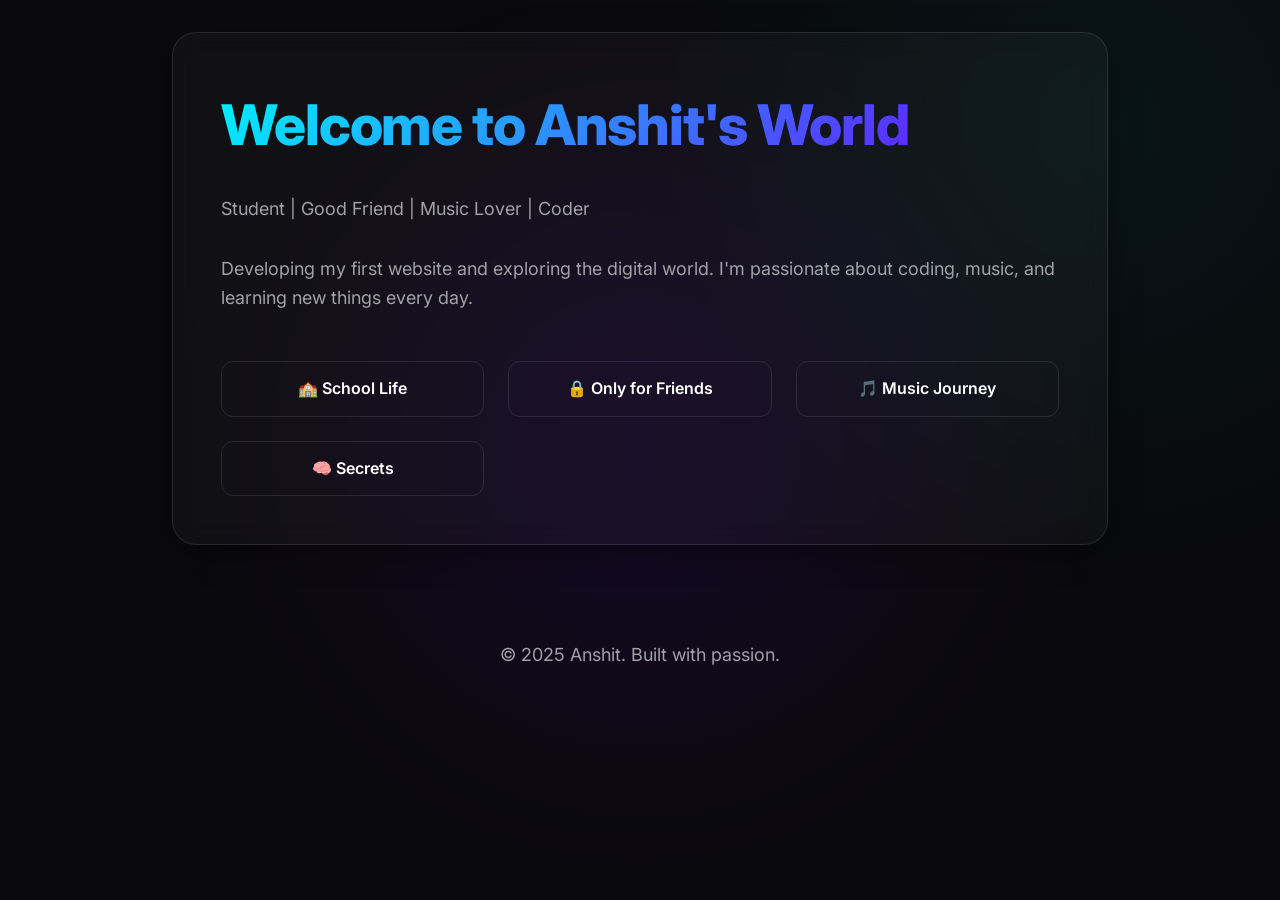
<file: index.html>
<!DOCTYPE html>
<html lang="en">
<head>
    <meta charset="UTF-8">
    <meta name="viewport" content="width=device-width, initial-scale=1.0">
    <title>Anshit's Portfolio | Student & Developer</title>
    <link rel="stylesheet" href="index.css">
</head>
<body>

    <main class="container">
        <div class="glass-card animate-fade-in">
            <header>
                <h1>Welcome to Anshit's World</h1>
                <p class="subtitle">Student | Good Friend | Music Lover | Coder</p>
            </header>

            <section class="bio">
                <p>Developing my first website and exploring the digital world. I'm passionate about coding, music, and learning new things every day.</p>
            </section>

            <div class="grid">
                <a class="btn btn-secondary" href="school.html">🏫 School Life</a>
                <a class="btn btn-secondary" href="gaming.html">🔒 Only for Friends</a>
                <a class="btn btn-secondary" href="music.html">🎵 Music Journey</a>
                <a class="btn btn-secondary" href="secrets.html">🧠 Secrets</a>
            </div>
        </div>
    </main>

    <footer>
        <p>&copy; 2025 Anshit. Built with passion.</p>
    </footer>

</body>
</html>
</file>
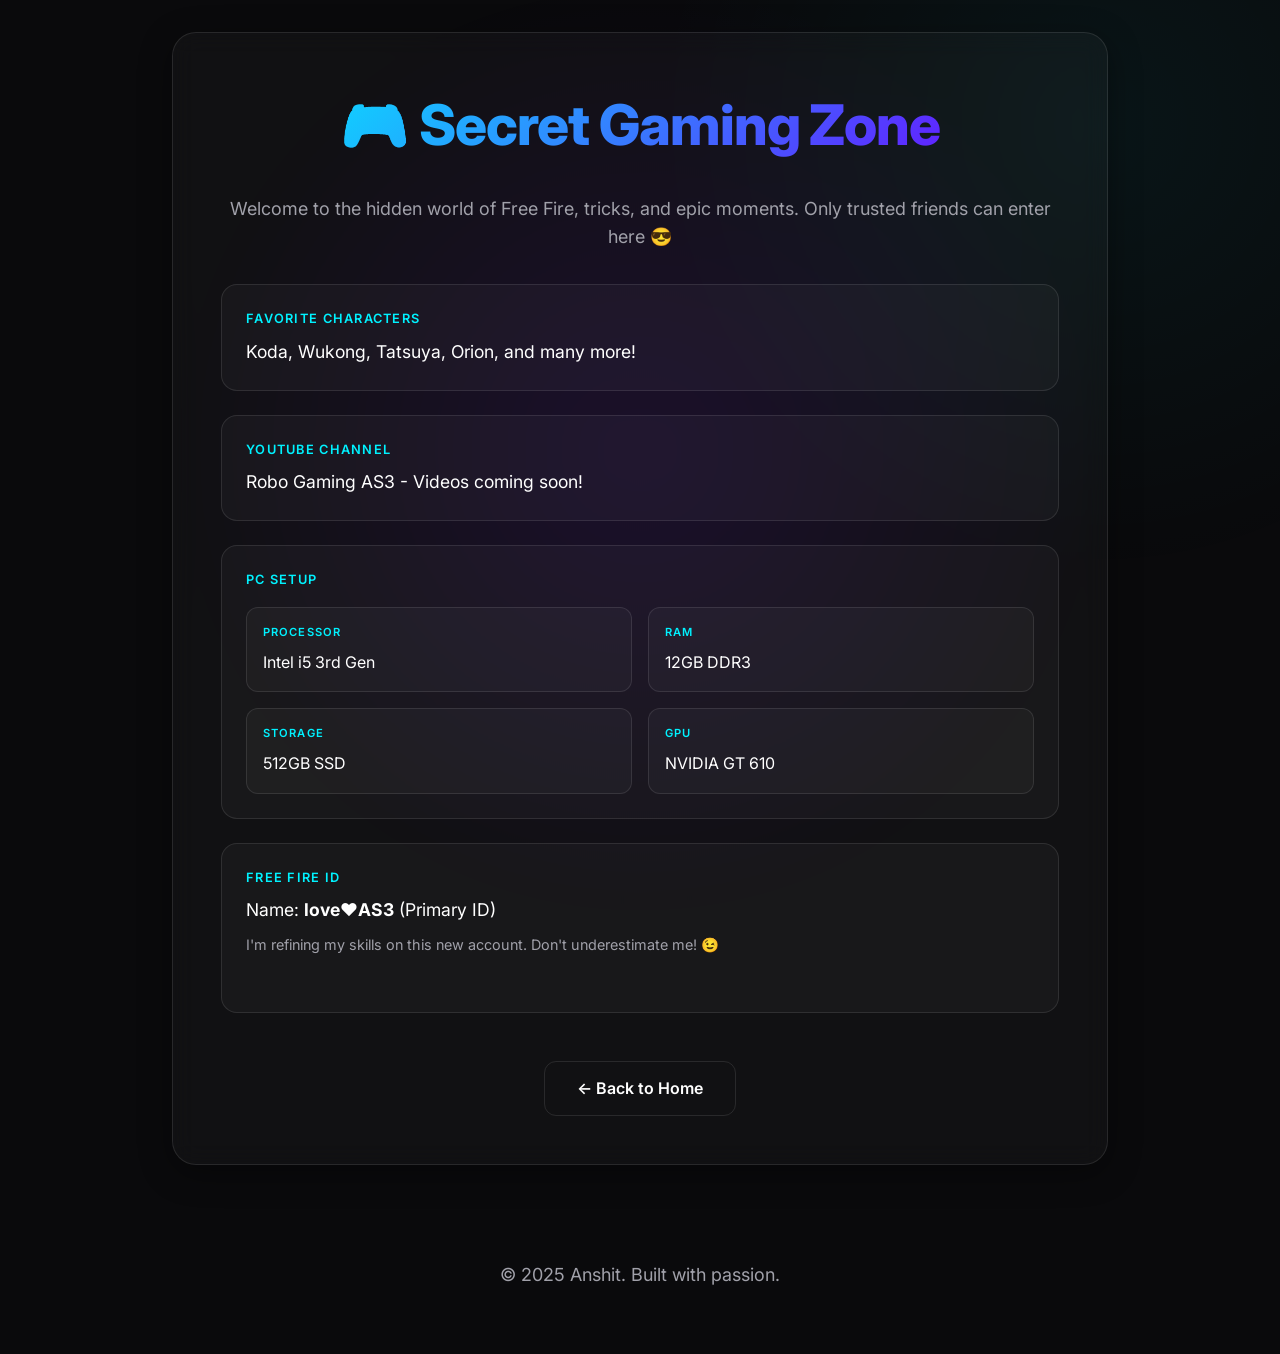
<file: freefire.html>
<!DOCTYPE html>
<html lang="en">

<head>
  <meta charset="UTF-8">
  <meta name="viewport" content="width=device-width, initial-scale=1.0">
  <title>Free Fire Zone | Anshit</title>
  <link rel="stylesheet" href="index.css">
  <style>
    .gaming-list {
      list-style: none;
      text-align: left;
      margin-top: 2rem;
    }

    .gaming-item {
      background: var(--glass-bg);
      border: 1px solid var(--glass-border);
      padding: 1.5rem;
      border-radius: 16px;
      margin-bottom: 1.5rem;
    }

    .gaming-label {
      color: var(--accent-primary);
      font-weight: 600;
      display: block;
      margin-bottom: 0.5rem;
      text-transform: uppercase;
      font-size: 0.8rem;
      letter-spacing: 0.1em;
    }

    .gaming-value {
      font-size: 1.1rem;
      color: var(--text-primary);
    }

    .specs-grid {
      display: grid;
      grid-template-columns: 1fr 1fr;
      gap: 1rem;
      margin-top: 1rem;
    }

    .spec-card {
      background: rgba(255, 255, 255, 0.03);
      padding: 1rem;
      border-radius: 12px;
      border: 1px solid var(--glass-border);
    }
  </style>
</head>

<body>

  <main class="container">
    <div class="glass-card animate-fade-in">
      <header style="text-align: center;">
        <h1>🎮 Secret Gaming Zone</h1>
        <p>Welcome to the hidden world of Free Fire, tricks, and epic moments. Only trusted friends can enter here 😎
        </p>
      </header>

      <div class="gaming-list">
        <div class="gaming-item">
          <span class="gaming-label">Favorite Characters</span>
          <span class="gaming-value">Koda, Wukong, Tatsuya, Orion, and many more!</span>
        </div>

        <div class="gaming-item">
          <span class="gaming-label">YouTube Channel</span>
          <span class="gaming-value">Robo Gaming AS3 - Videos coming soon!</span>
        </div>

        <div class="gaming-item">
          <span class="gaming-label">PC Setup</span>
          <div class="specs-grid">
            <div class="spec-card">
              <span class="gaming-label" style="font-size: 0.7rem;">Processor</span>
              Intel i5 3rd Gen
            </div>
            <div class="spec-card">
              <span class="gaming-label" style="font-size: 0.7rem;">RAM</span>
              12GB DDR3
            </div>
            <div class="spec-card">
              <span class="gaming-label" style="font-size: 0.7rem;">Storage</span>
              512GB SSD
            </div>
            <div class="spec-card">
              <span class="gaming-label" style="font-size: 0.7rem;">GPU</span>
              NVIDIA GT 610
            </div>
          </div>
        </div>

        <div class="gaming-item">
          <span class="gaming-label">Free Fire ID</span>
          <span class="gaming-value">Name: <strong>love❤️AS3</strong> (Primary ID)</span>
          <p style="margin-top: 0.5rem; font-size: 0.9rem;">I'm refining my skills on this new account. Don't
            underestimate me! 😉</p>
        </div>
      </div>

      <div style="text-align: center; margin-top: 3rem;">
        <a class="btn btn-secondary" href="index.html">← Back to Home</a>
      </div>
    </div>
  </main>

  <footer>
    <p>&copy; 2025 Anshit. Built with passion.</p>
  </footer>

</body>

</html>
</file>
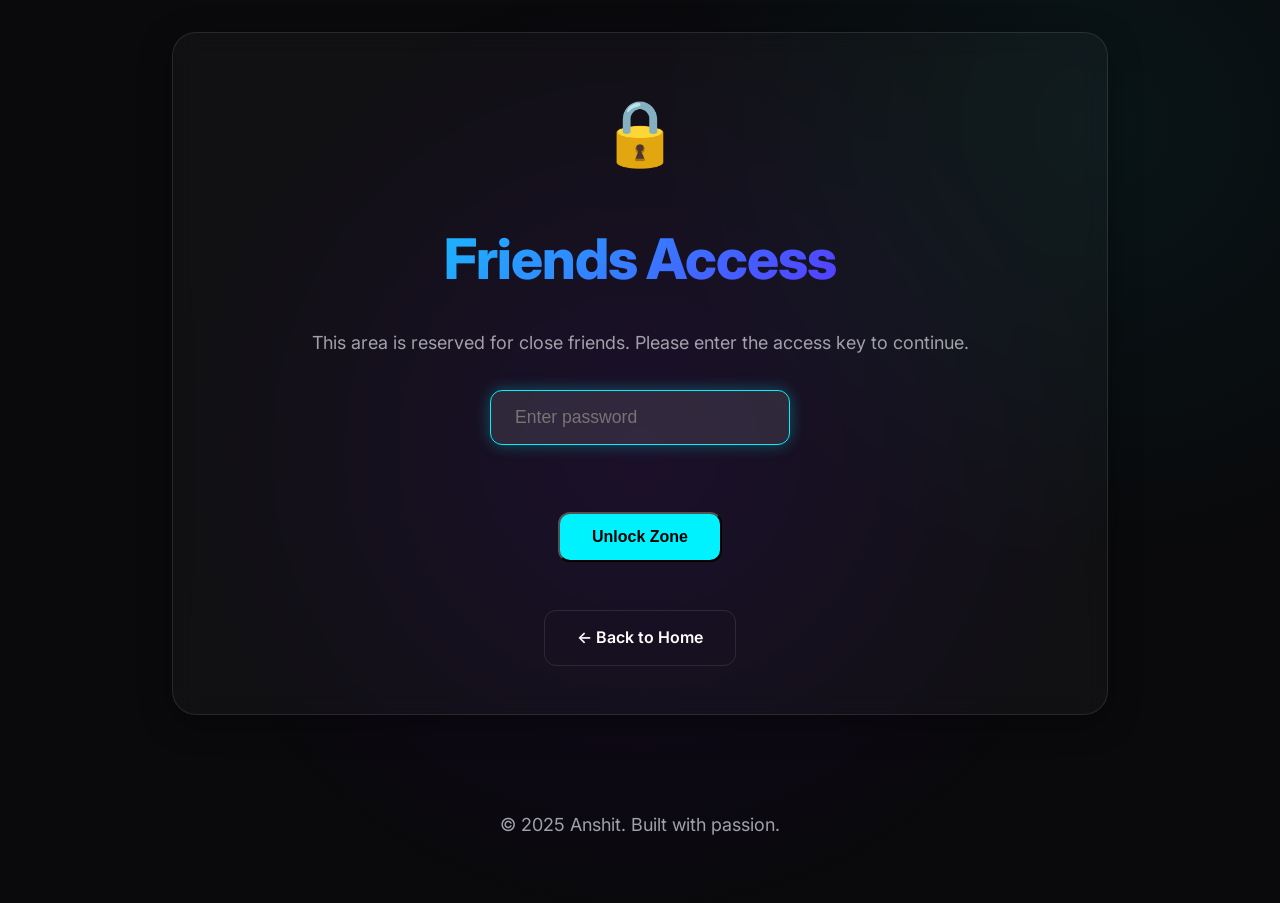
<file: gaming.html>
<!DOCTYPE html>
<html lang="en">

<head>
  <meta charset="UTF-8">
  <meta name="viewport" content="width=device-width, initial-scale=1.0">
  <title>Protected Zone | Anshit</title>
  <link rel="stylesheet" href="index.css">
  <style>
    .input-group {
      margin: 2rem 0;
    }

    input[type="password"] {
      background: rgba(255, 255, 255, 0.05);
      border: 1px solid var(--glass-border);
      padding: 1rem 1.5rem;
      border-radius: 12px;
      color: white;
      font-size: 1.1rem;
      width: 100%;
      max-width: 300px;
      outline: none;
      transition: all 0.3s ease;
    }

    input[type="password"]:focus {
      border-color: var(--accent-primary);
      background: rgba(255, 255, 255, 0.1);
      box-shadow: 0 0 15px var(--glow-primary);
    }

    .error-msg {
      color: #ff4444;
      margin-top: 1rem;
      font-size: 0.9rem;
      min-height: 1.2rem;
    }

    .lock-icon {
      font-size: 4rem;
      margin-bottom: 2rem;
      display: block;
    }
  </style>
</head>

<body>

  <main class="container">
    <div class="glass-card animate-fade-in" style="text-align: center;">
      <span class="lock-icon">🔒</span>
      <h1>Friends Access</h1>
      <p>This area is reserved for close friends. Please enter the access key to continue.</p>

      <div class="input-group">
        <input type="password" id="password" placeholder="Enter password" autofocus>
        <div class="error-msg" id="error"></div>
      </div>

      <button class="btn btn-primary" onclick="checkPassword()">Unlock Zone</button>

      <div style="margin-top: 3rem;">
        <a class="btn btn-secondary" href="index.html">← Back to Home</a>
      </div>
    </div>
  </main>

  <footer>
    <p>&copy; 2025 Anshit. Built with passion.</p>
  </footer>

  <script>
    function checkPassword() {
      const input = document.getElementById("password").value;
      const correctPassword = "as3";

      if (input === correctPassword) {
        window.location.href = "freefire.html";
      } else {
        const error = document.getElementById("error");
        error.textContent = "Access denied. Incorrect password.";
        document.getElementById("password").value = "";
        document.getElementById("password").focus();
      }
    }

    // Allow Enter key to submit
    document.getElementById("password").addEventListener("keypress", function (event) {
      if (event.key === "Enter") {
        checkPassword();
      }
    });
  </script>

</body>

</html>
</file>
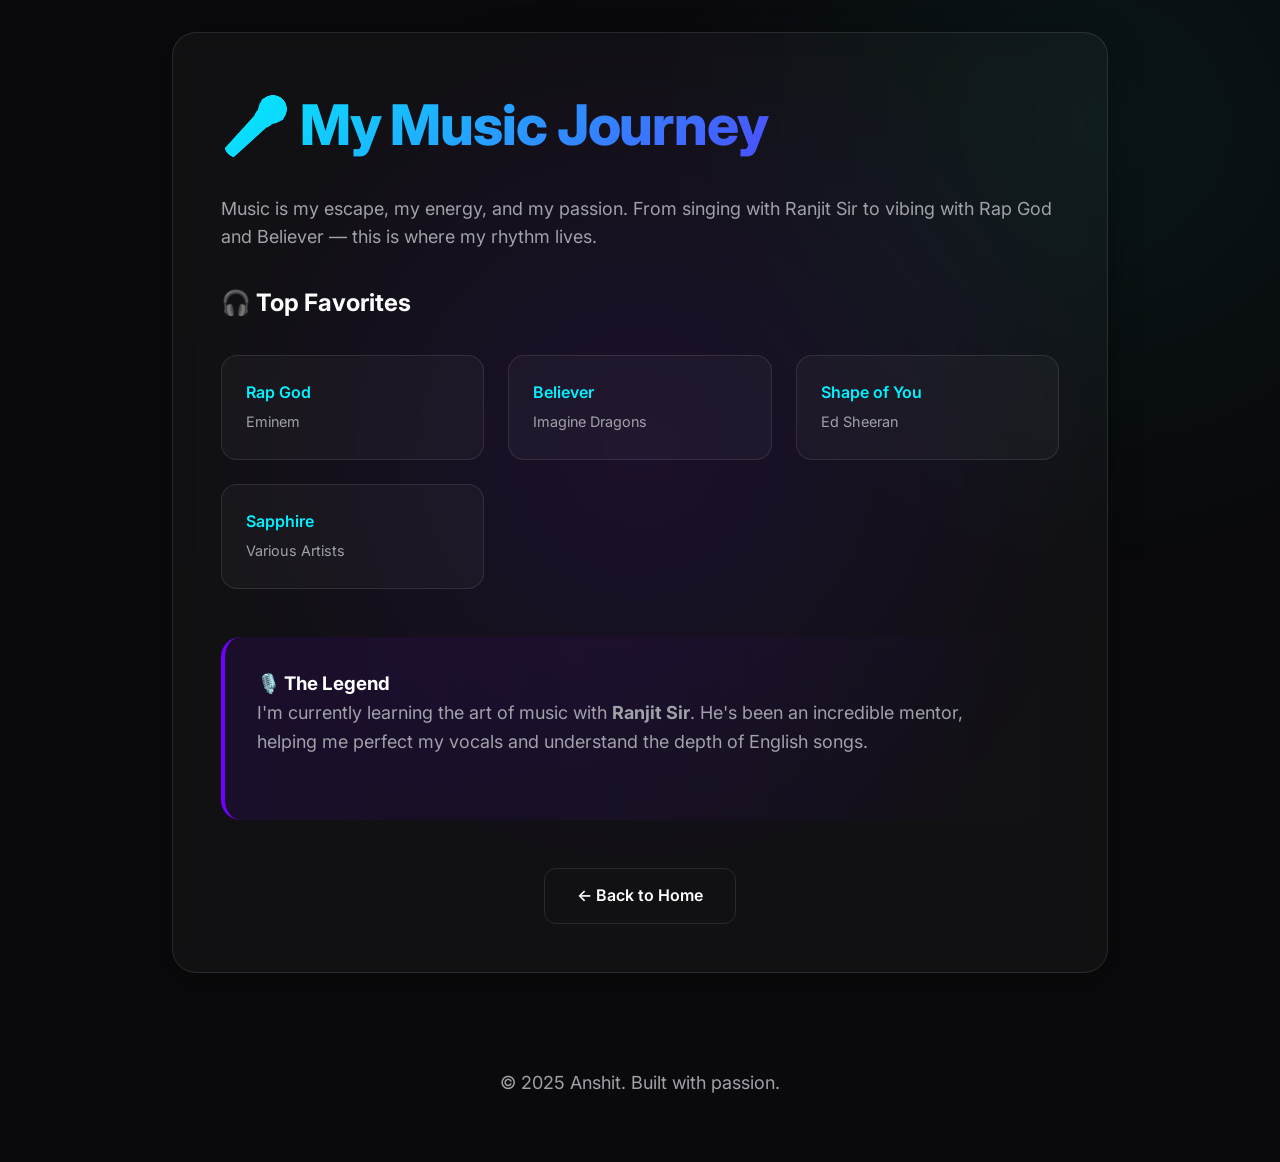
<file: music.html>
<!DOCTYPE html>
<html lang="en">

<head>
  <meta charset="UTF-8">
  <meta name="viewport" content="width=device-width, initial-scale=1.0">
  <title>Music Journey | Anshit</title>
  <link rel="stylesheet" href="index.css">
  <style>
    .music-grid {
      display: grid;
      grid-template-columns: repeat(auto-fit, minmax(200px, 1fr));
      gap: 1.5rem;
      margin-top: 2rem;
    }

    .playlist-card {
      background: var(--glass-bg);
      border: 1px solid var(--glass-border);
      padding: 1.5rem;
      border-radius: 16px;
      text-align: left;
    }

    .song-title {
      color: var(--accent-primary);
      font-weight: 600;
      display: block;
      margin-bottom: 0.25rem;
    }

    .artist-name {
      color: var(--text-secondary);
      font-size: 0.9rem;
    }

    .mentor-section {
      margin-top: 3rem;
      padding: 2rem;
      background: linear-gradient(to right, rgba(112, 0, 255, 0.1), transparent);
      border-radius: 20px;
      border-left: 4px solid var(--accent-secondary);
    }
  </style>
</head>

<body>

  <main class="container">
    <div class="glass-card animate-fade-in">
      <header>
        <h1>🎤 My Music Journey</h1>
        <p>Music is my escape, my energy, and my passion. From singing with Ranjit Sir to vibing with Rap God and
          Believer — this is where my rhythm lives.</p>
      </header>

      <section>
        <h2>🎧 Top Favorites</h2>
        <div class="music-grid">
          <div class="playlist-card">
            <span class="song-title">Rap God</span>
            <span class="artist-name">Eminem</span>
          </div>
          <div class="playlist-card">
            <span class="song-title">Believer</span>
            <span class="artist-name">Imagine Dragons</span>
          </div>
          <div class="playlist-card">
            <span class="song-title">Shape of You</span>
            <span class="artist-name">Ed Sheeran</span>
          </div>
          <div class="playlist-card">
            <span class="song-title">Sapphire</span>
            <span class="artist-name">Various Artists</span>
          </div>
        </div>

        <div class="mentor-section">
          <h3>🎙️ The Legend</h3>
          <p>I'm currently learning the art of music with <strong>Ranjit Sir</strong>. He's been an incredible mentor,
            helping me perfect my vocals and understand the depth of English songs.</p>
        </div>
      </section>

      <div style="margin-top: 3rem; text-align: center;">
        <a class="btn btn-secondary" href="index.html">← Back to Home</a>
      </div>
    </div>
  </main>

  <footer>
    <p>&copy; 2025 Anshit. Built with passion.</p>
  </footer>

</body>

</html>
</file>
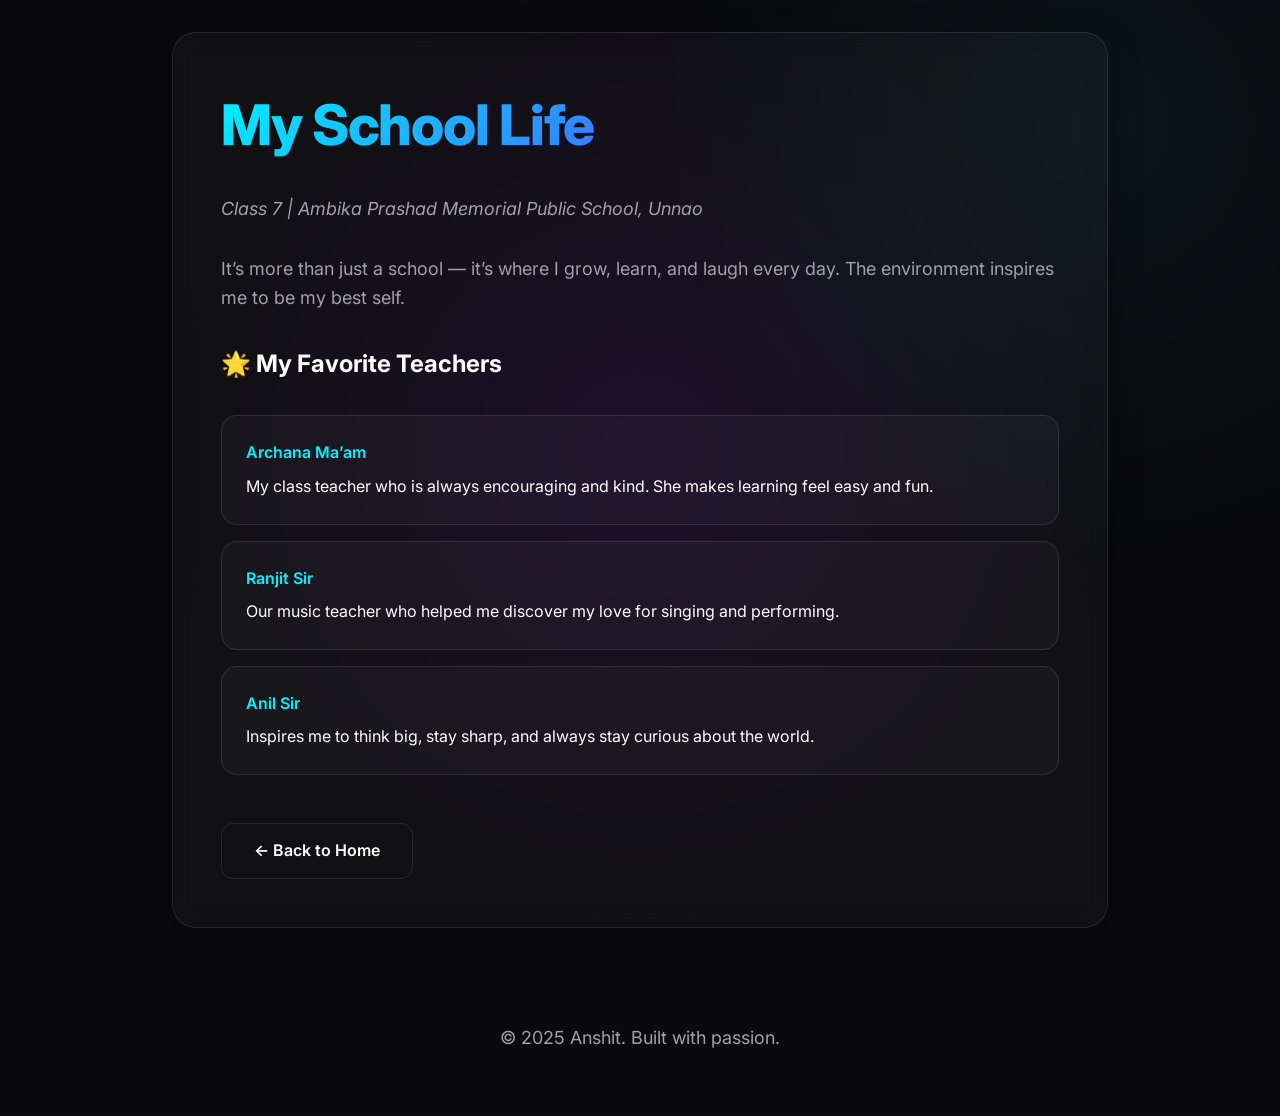
<file: school.html>
<!DOCTYPE html>
<html lang="en">

<head>
  <meta charset="UTF-8">
  <meta name="viewport" content="width=device-width, initial-scale=1.0">
  <title>School Life | Anshit</title>
  <link rel="stylesheet" href="index.css">
  <style>
    .teacher-list {
      list-style: none;
      margin-top: 2rem;
      text-align: left;
    }

    .teacher-item {
      background: var(--glass-bg);
      border: 1px solid var(--glass-border);
      padding: 1.5rem;
      border-radius: 16px;
      margin-bottom: 1rem;
      transition: all 0.3s ease;
    }

    .teacher-item:hover {
      border-color: var(--accent-primary);
      background: rgba(0, 242, 255, 0.05);
    }

    .teacher-name {
      color: var(--accent-primary);
      font-weight: 600;
      display: block;
      margin-bottom: 0.5rem;
    }

    .school-info {
      font-style: italic;
      color: var(--text-secondary);
      margin-bottom: 2rem;
    }
  </style>
</head>

<body>

  <main class="container">
    <div class="glass-card animate-fade-in">
      <header>
        <h1>My School Life</h1>
        <p class="school-info">Class 7 | Ambika Prashad Memorial Public School, Unnao</p>
      </header>

      <section>
        <p>It’s more than just a school — it’s where I grow, learn, and laugh every day. The environment inspires me to
          be my best self.</p>

        <h2>🌟 My Favorite Teachers</h2>
        <ul class="teacher-list">
          <li class="teacher-item">
            <span class="teacher-name">Archana Ma’am</span>
            My class teacher who is always encouraging and kind. She makes learning feel easy and fun.
          </li>
          <li class="teacher-item">
            <span class="teacher-name">Ranjit Sir</span>
            Our music teacher who helped me discover my love for singing and performing.
          </li>
          <li class="teacher-item">
            <span class="teacher-name">Anil Sir</span>
            Inspires me to think big, stay sharp, and always stay curious about the world.
          </li>
        </ul>
      </section>

      <div style="margin-top: 3rem;">
        <a class="btn btn-secondary" href="index.html">← Back to Home</a>
      </div>
    </div>
  </main>

  <footer>
    <p>&copy; 2025 Anshit. Built with passion.</p>
  </footer>

</body>

</html>
</file>
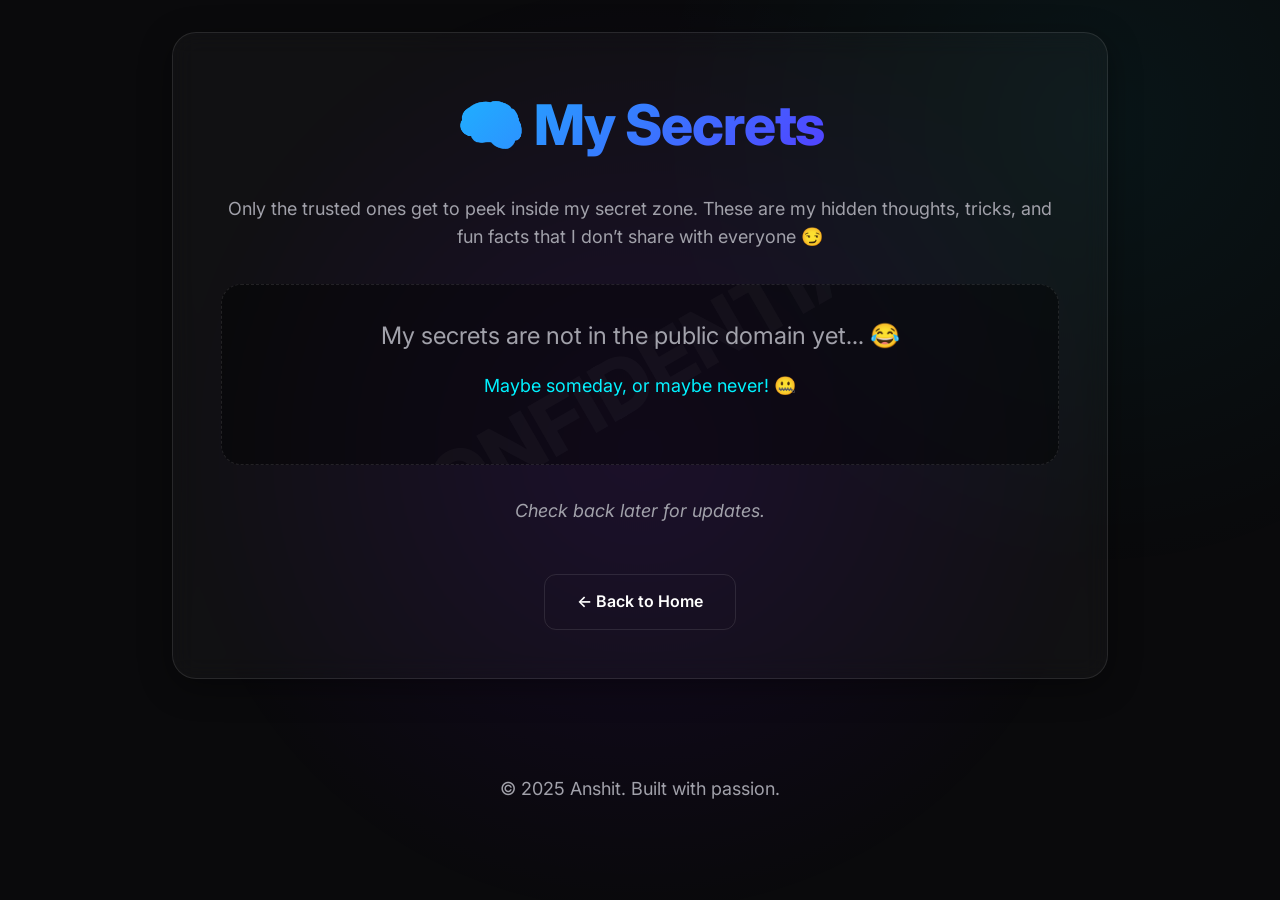
<file: secrets.html>
<!DOCTYPE html>
<html lang="en">

<head>
  <meta charset="UTF-8">
  <meta name="viewport" content="width=device-width, initial-scale=1.0">
  <title>Secrets | Anshit</title>
  <link rel="stylesheet" href="index.css">
  <style>
    .secret-container {
      padding: 2rem;
      border-radius: 20px;
      background: rgba(0, 0, 0, 0.4);
      border: 1px dashed var(--glass-border);
      margin-top: 2rem;
      position: relative;
      overflow: hidden;
    }

    .secret-container::after {
      content: 'CONFIDENTIAL';
      position: absolute;
      top: 50%;
      left: 50%;
      transform: translate(-50%, -50%) rotate(-30deg);
      font-size: 5rem;
      font-weight: 800;
      color: rgba(255, 255, 255, 0.03);
      pointer-events: none;
      white-space: nowrap;
    }

    .hint-text {
      font-style: italic;
      color: var(--text-secondary);
      margin-top: 2rem;
    }
  </style>
</head>

<body>

  <main class="container">
    <div class="glass-card animate-fade-in" style="text-align: center;">
      <header>
        <h1>🧠 My Secrets</h1>
        <p>Only the trusted ones get to peek inside my secret zone. These are my hidden thoughts, tricks, and fun facts
          that I don’t share with everyone 😏</p>
      </header>

      <div class="secret-container">
        <p style="font-size: 1.5rem; margin: 0;">My secrets are not in the public domain yet... 😂</p>
        <p style="margin-top: 1rem; color: var(--accent-primary);">Maybe someday, or maybe never! 🤐</p>
      </div>

      <p class="hint-text">Check back later for updates.</p>

      <div style="margin-top: 3rem;">
        <a class="btn btn-secondary" href="index.html">← Back to Home</a>
      </div>
    </div>
  </main>

  <footer>
    <p>&copy; 2025 Anshit. Built with passion.</p>
  </footer>

</body>

</html>
</file>
<file: index.css>
@import url('https://fonts.googleapis.com/css2?family=Inter:wght@300;400;600;800&display=swap');

:root {
    --bg-dark: #0a0a0c;
    --bg-card: #16161a;
    --accent-primary: #00f2ff;
    --accent-secondary: #7000ff;
    --text-primary: #ffffff;
    --text-secondary: #a1a1aa;
    --glass-bg: rgba(255, 255, 255, 0.03);
    --glass-border: rgba(255, 255, 255, 0.1);
    --glow-primary: rgba(0, 242, 255, 0.3);
}

* {
    margin: 0;
    padding: 0;
    box-sizing: border-box;
}

body {
    background-color: var(--bg-dark);
    color: var(--text-primary);
    font-family: 'Inter', -apple-system, BlinkMacSystemFont, "Segoe UI", Roboto, Helvetica, Arial, sans-serif;
    line-height: 1.6;
    overflow-x: hidden;
    min-height: 100vh;
}

/* Background animated glow */
body::before {
    content: '';
    position: fixed;
    top: -10%;
    left: -10%;
    width: 120%;
    height: 120%;
    background: radial-gradient(circle at 50% 50%, rgba(112, 0, 255, 0.1) 0%, transparent 50%),
                radial-gradient(circle at 80% 20%, rgba(0, 242, 255, 0.05) 0%, transparent 30%);
    pointer-events: none;
    z-index: -1;
}

.container {
    max-width: 1000px;
    margin: 0 auto;
    padding: 2rem;
}

.glass-card {
    background: var(--glass-bg);
    backdrop-filter: blur(12px);
    -webkit-backdrop-filter: blur(12px);
    border: 1px solid var(--glass-border);
    border-radius: 24px;
    padding: 3rem;
    box-shadow: 0 8px 32px 0 rgba(0, 0, 0, 0.37);
    transition: transform 0.3s ease, box-shadow 0.3s ease;
}

.glass-card:hover {
    transform: translateY(-5px);
    box-shadow: 0 12px 40px 0 rgba(0, 0, 0, 0.45), 0 0 20px var(--glow-primary);
}

h1 {
    font-size: 3.5rem;
    font-weight: 800;
    letter-spacing: -0.02em;
    margin-bottom: 1.5rem;
    background: linear-gradient(135deg, var(--accent-primary), var(--accent-secondary));
    -webkit-background-clip: text;
    background-clip: text;
    -webkit-text-fill-color: transparent;
}

p {
    color: var(--text-secondary);
    font-size: 1.125rem;
    margin-bottom: 2rem;
}

.btn {
    display: inline-flex;
    align-items: center;
    justify-content: center;
    padding: 0.875rem 2rem;
    font-weight: 600;
    text-decoration: none;
    border-radius: 12px;
    transition: all 0.3s cubic-bezier(0.4, 0, 0.2, 1);
    cursor: pointer;
    font-size: 1rem;
}

.btn-primary {
    background: var(--accent-primary);
    color: #000;
}

.btn-primary:hover {
    background: #fff;
    transform: scale(1.05);
    box-shadow: 0 0 20px var(--accent-primary);
}

.btn-secondary {
    background: transparent;
    border: 1px solid var(--glass-border);
    color: var(--text-primary);
}

.btn-secondary:hover {
    background: var(--glass-border);
    border-color: var(--text-primary);
}

.grid {
    display: grid;
    grid-template-columns: repeat(auto-fit, minmax(250px, 1fr));
    gap: 1.5rem;
    margin-top: 3rem;
}

/* Animations */
@keyframes fadeInUp {
    from {
        opacity: 0;
        transform: translateY(20px);
    }
    to {
        opacity: 1;
        transform: translateY(0);
    }
}

.animate-fade-in {
    animation: fadeInUp 0.8s ease-out forwards;
}

footer {
    margin-top: auto;
    padding: 4rem 2rem 2rem;
    text-align: center;
    color: var(--text-secondary);
    font-size: 0.875rem;
}

/* Mobile adjustments */
@media (max-width: 640px) {
    h1 {
        font-size: 2.5rem;
    }
    .glass-card {
        padding: 1.5rem;
    }
}
</file>
